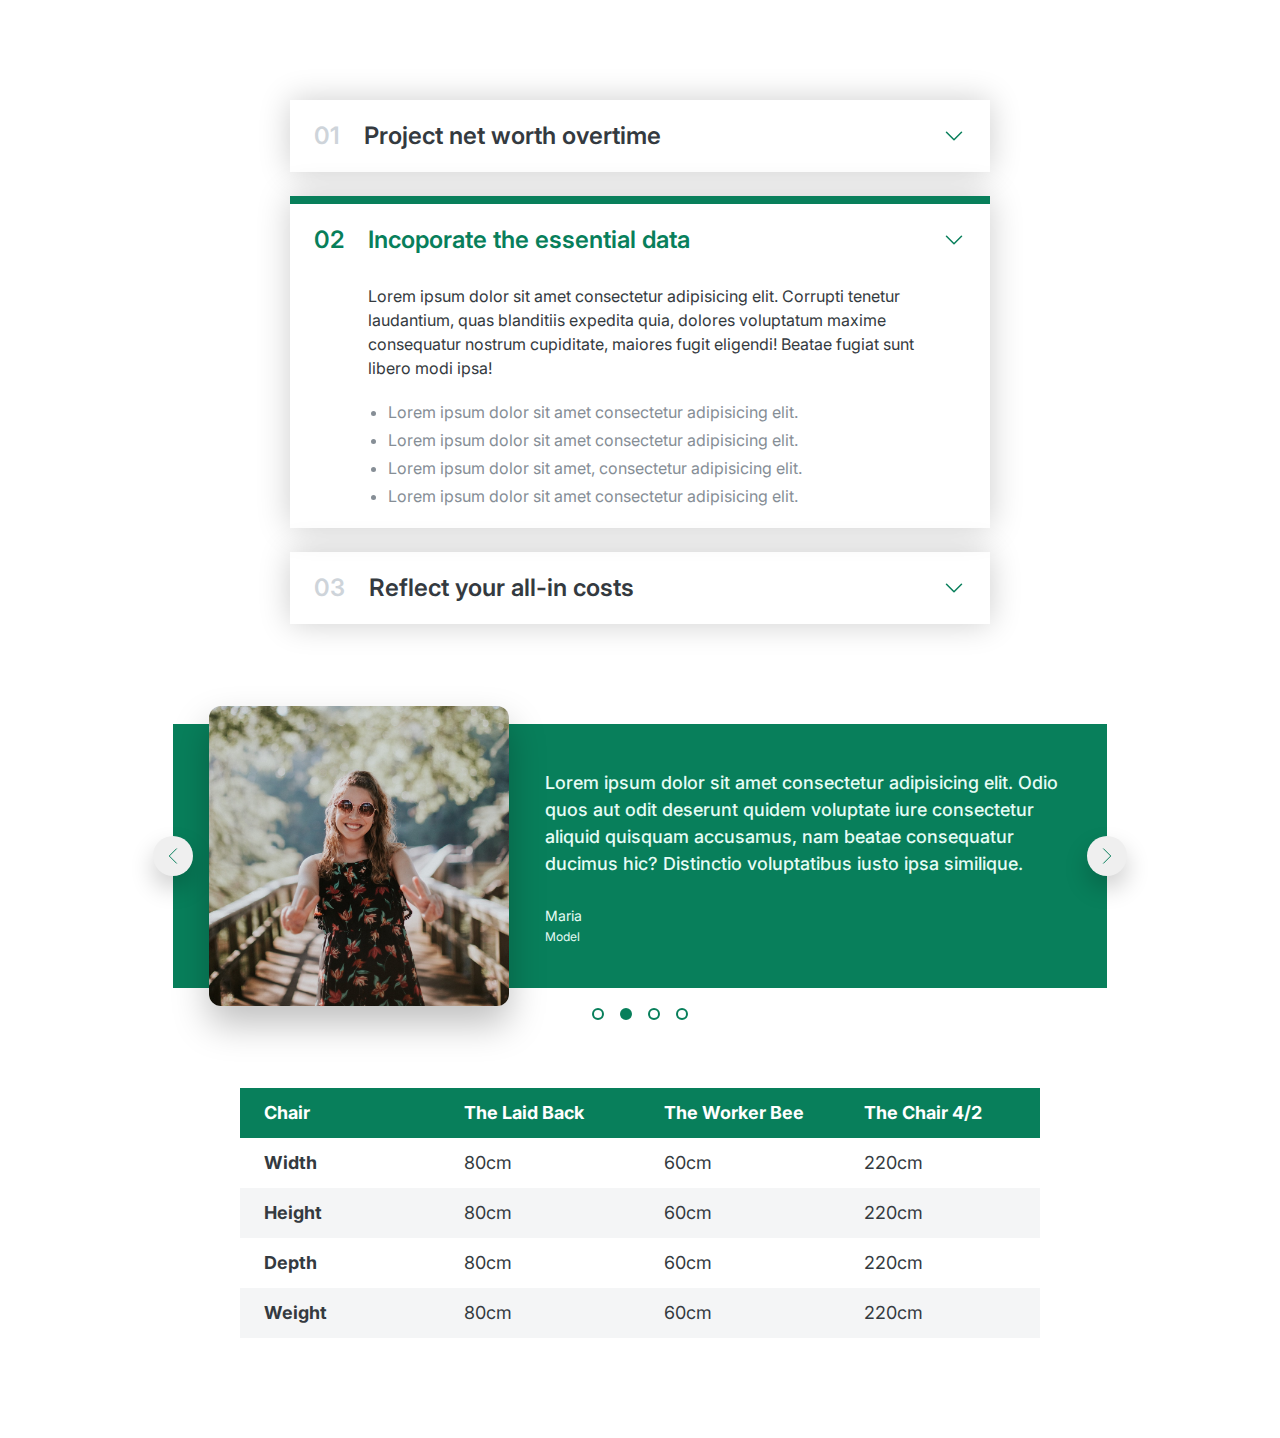
<file: index.html>
<!DOCTYPE html>
<html lang="en">
  <head>
    <meta charset="UTF-8" />
    <meta http-equiv="X-UA-Compatible" content="IE=edge" />
    <meta name="viewport" content="width=device-width, initial-scale=1.0" />
    <title>Accordion Component</title>

    <link rel="stylesheet" href="01-style.css" />
    <link rel="stylesheet" href="02-style.css" />
    <link rel="stylesheet" href="03-style.css" />

    <link rel="preconnect" href="https://fonts.googleapis.com" />
    <link rel="preconnect" href="https://fonts.gstatic.com" crossorigin />
    <link
      href="https://fonts.googleapis.com/css2?family=Inter:wght@400;600;700&display=swap"
      rel="stylesheet"
    />
  </head>

  <body>
    <div class="accordion">
      <div class="item">
        <p class="number">01</p>
        <p class="text">Project net worth overtime</p>
        <svg
          xmlns="http://www.w3.org/2000/svg"
          fill="none"
          viewBox="0 0 24 24"
          stroke-width="1.5"
          stroke="currentColor"
          class="icon"
        >
          <path
            stroke-linecap="round"
            stroke-linejoin="round"
            d="M19.5 8.25l-7.5 7.5-7.5-7.5"
          />
        </svg>

        <div class="hidden-box">
          <p>
            Lorem ipsum dolor sit amet consectetur adipisicing elit. Corrupti
            tenetur laudantium, quas blanditiis expedita quia, dolores
            voluptatum maxime consequatur nostrum cupiditate, maiores fugit
            eligendi! Beatae fugiat sunt libero modi ipsa!
          </p>
          <ul>
            <li>Lorem ipsum dolor sit amet consectetur adipisicing elit.</li>
            <li>Lorem ipsum dolor sit amet consectetur adipisicing elit.</li>
            <li>Lorem ipsum dolor sit amet, consectetur adipisicing elit.</li>
            <li>Lorem ipsum dolor sit amet consectetur adipisicing elit.</li>
          </ul>
        </div>
      </div>

      <div class="item open">
        <p class="number">02</p>
        <p class="text">Incoporate the essential data</p>
        <svg
          xmlns="http://www.w3.org/2000/svg"
          fill="none"
          viewBox="0 0 24 24"
          stroke-width="1.5"
          stroke="currentColor"
          class="icon"
        >
          <path
            stroke-linecap="round"
            stroke-linejoin="round"
            d="M19.5 8.25l-7.5 7.5-7.5-7.5"
          />
        </svg>

        <div class="hidden-box">
          <p>
            Lorem ipsum dolor sit amet consectetur adipisicing elit. Corrupti
            tenetur laudantium, quas blanditiis expedita quia, dolores
            voluptatum maxime consequatur nostrum cupiditate, maiores fugit
            eligendi! Beatae fugiat sunt libero modi ipsa!
          </p>
          <ul>
            <li>Lorem ipsum dolor sit amet consectetur adipisicing elit.</li>
            <li>Lorem ipsum dolor sit amet consectetur adipisicing elit.</li>
            <li>Lorem ipsum dolor sit amet, consectetur adipisicing elit.</li>
            <li>Lorem ipsum dolor sit amet consectetur adipisicing elit.</li>
          </ul>
        </div>
      </div>

      <div class="item">
        <p class="number">03</p>
        <p class="text">Reflect your all-in costs</p>
        <svg
          xmlns="http://www.w3.org/2000/svg"
          fill="none"
          viewBox="0 0 24 24"
          stroke-width="1.5"
          stroke="currentColor"
          class="icon"
        >
          <path
            stroke-linecap="round"
            stroke-linejoin="round"
            d="M19.5 8.25l-7.5 7.5-7.5-7.5"
          />
        </svg>

        <div class="hidden-box">
          <p>
            Lorem ipsum dolor sit amet consectetur adipisicing elit. Corrupti
            tenetur laudantium, quas blanditiis expedita quia, dolores
            voluptatum maxime consequatur nostrum cupiditate, maiores fugit
            eligendi! Beatae fugiat sunt libero modi ipsa!
          </p>
          <ul>
            <li>Lorem ipsum dolor sit amet consectetur adipisicing elit.</li>
            <li>Lorem ipsum dolor sit amet consectetur adipisicing elit.</li>
            <li>Lorem ipsum dolor sit amet, consectetur adipisicing elit.</li>
            <li>Lorem ipsum dolor sit amet consectetur adipisicing elit.</li>
          </ul>
        </div>
      </div>
    </div>

    <div class="carousel">
      <img src="maria.jpg" alt="Maria" />
      <blockquote class="quote">
        <p class="quote-text">
          Lorem ipsum dolor sit amet consectetur adipisicing elit. Odio quos aut
          odit deserunt quidem voluptate iure consectetur aliquid quisquam
          accusamus, nam beatae consequatur ducimus hic? Distinctio voluptatibus
          iusto ipsa similique.
        </p>
        <p class="quote-author">Maria</p>
        <p class="quote-job">Model</p>
      </blockquote>

      <button class="btn btn-left">
        <svg
          xmlns="http://www.w3.org/2000/svg"
          fill="none"
          viewBox="0 0 24 24"
          strokeWidth="{1.5}"
          stroke="currentColor"
          class="btn-icon"
        >
          <path
            strokeLinecap="round"
            strokeLinejoin="round"
            d="M15.75 19.5L8.25 12l7.5-7.5"
          />
        </svg>
      </button>

      <button class="btn btn-right">
        <svg
          xmlns="http://www.w3.org/2000/svg"
          fill="none"
          viewBox="0 0 24 24"
          strokeWidth="{1.5}"
          stroke="currentColor"
          class="btn-icon"
        >
          <path
            strokeLinecap="round"
            strokeLinejoin="round"
            d="M8.25 4.5l7.5 7.5-7.5 7.5"
          />
        </svg>
      </button>

      <div class="dots">
        <button class="dot">&nbsp;</button>
        <button class="dot dot-fill">&nbsp;</button>
        <button class="dot">&nbsp;</button>
        <button class="dot">&nbsp;</button>
      </div>
    </div>

    <table>
      <thead>
        <tr>
          <th>Chair</th>
          <th>The Laid Back</th>
          <th>The Worker Bee</th>
          <th>The Chair 4/2</th>
        </tr>
      </thead>
      <tbody>
        <tr>
          <th>Width</th>
          <td>80cm</td>
          <td>60cm</td>
          <td>220cm</td>
        </tr>

        <tr>
          <th>Height</th>
          <td>80cm</td>
          <td>60cm</td>
          <td>220cm</td>
        </tr>

        <tr>
          <th>Depth</th>
          <td>80cm</td>
          <td>60cm</td>
          <td>220cm</td>
        </tr>

        <tr>
          <th>Weight</th>
          <td>80cm</td>
          <td>60cm</td>
          <td>220cm</td>
        </tr>
      </tbody>
    </table>
  </body>
</html>
</file>
<file: 01-style.css>
/* 
      MAIN COLOR: #087f5b
      GREY COLOR: #343a40
*/

* {
  margin: 0;
  padding: 0;
}

/* body {
        font-family: "Playfair Display", serif, sans-serif;
        color: #343a40;
        line-height: 1;
      } */

body {
  font-family: "Inter", sans-serif;
  color: #343a40;
  line-height: 1;
}

.accordion {
  width: 700px;
  margin: 100px auto;

  display: flex;
  flex-direction: column;
  gap: 24px;
}

.number,
.text {
  font-size: 24px;
  font-weight: 600;
  /* color: #087f5b; */
}

.number {
  color: #ced4da;
}

.item {
  box-shadow: 0 0 32px rgba(0, 0, 0, 0.2);
  padding: 24px;
  /* border-top: 8px solid #087f5b; */

  /* GRID SETTING */
  display: grid;
  grid-template-columns: auto 1fr auto;
  column-gap: 24px;
  row-gap: 32px;
}

.icon {
  width: 24px;
  height: 24px;
  stroke: #087f5b;
}

.hidden-box {
  grid-column: 2/3;
  display: none;
}

.hidden-box p {
  line-height: 1.5;
  margin-bottom: 24px;
}

.hidden-box ul {
  margin-left: 20px;
  color: #868e96;
  display: flex;
  flex-direction: column;
  gap: 12px;
  /* align-items: center; */
}

.open {
  border-top: 8px solid #087f5b;
}

.open .hidden-box {
  display: block;
}

.open .number,
.open .text {
  color: #087f5b;
}

/* .hidden-box li {
        margin-bottom: 12px;
      } */
</file>
<file: 02-style.css>
/* 
        MAIN COLOR: #087f5b
        GREY COLOR: #343a40
        */

* {
  margin: 0;
  padding: 0;
}

/* body {
            font-family: "Playfair Display", serif, sans-serif;
            color: #343a40;
            line-height: 1;
        } */

body {
  font-family: "Inter", sans-serif;
  color: #343a40;
  line-height: 1;
}

.carousel {
  background-color: #087f5b;
  width: 800px;
  margin: 100px auto;
  padding: 32px;
  padding-left: 86px;
  padding-right: 48px;
  color: #e6fcf5;
  position: relative;

  /* FLEX */
  display: flex;
  align-items: center;
  justify-content: center;
  gap: 86px;
}

img {
  height: 200px;
  transform: scale(1.5);
  border-radius: 8px;
  box-shadow: 0 12px 24px rgba(0, 0, 0, 0.25);
}

.btn {
  width: 40px;
  height: 40px;
  position: absolute;
  border-radius: 50%;
  border: none;

  display: flex;
  justify-content: center;
  align-items: center;
}

.btn-icon {
  stroke: #087f5b;
  width: 24px;
  height: 24px;
}

.btn-left {
  left: 0;
  top: 50%;
  transform: translate(-50%, -50%);
  box-shadow: 0 12px 24px rgba(0, 0, 0, 0.2);
}

.btn-right {
  right: 0;
  top: 50%;
  transform: translate(50%, -50%);
  box-shadow: 0 12px 24px rgba(0, 0, 0, 0.2);
}

.quote-text {
  font-size: 18px;
  font-weight: 500;
  line-height: 1.5;
  margin-bottom: 32px;
}

.quote-author {
  font-size: 14px;
  margin-bottom: 8px;
}

.quote-job {
  font-size: 12px;
}

.dots {
  position: absolute;
  left: 50%;
  bottom: 0;
  transform: translate(-50%, 32px);

  display: flex;
  gap: 16px;
}

.dot {
  height: 12px;
  width: 12px;
  background-color: #fff;
  border: 2px solid #087f5b;
  border-radius: 50%;
}

.dot-fill {
  background-color: #087f5b;
}
</file>
<file: 03-style.css>
* {
  margin: 0;
  padding: 0;
}

body {
  font-family: "Inter", sans-serif;
  color: #343a40;
  line-height: 1;
}

/*TABLE*/
table {
  width: 800px;
  margin: 100px auto;
  /* border: 1px solid #343a40; */
  font-size: 18px;
  border-collapse: collapse;
}

th,
td {
  /* border: 1px solid #343a40; */
  text-align: left;
  padding: 16px 24px;
  width: 25%;
}
thead th {
  background-color: #087f5b;
  color: #fff;
}

tbody tr:nth-child(even) {
  background-color: #f4f5f6;
}

tbody tr:nth-child(odd) {
  background-color: #ffffff;
}
</file>
